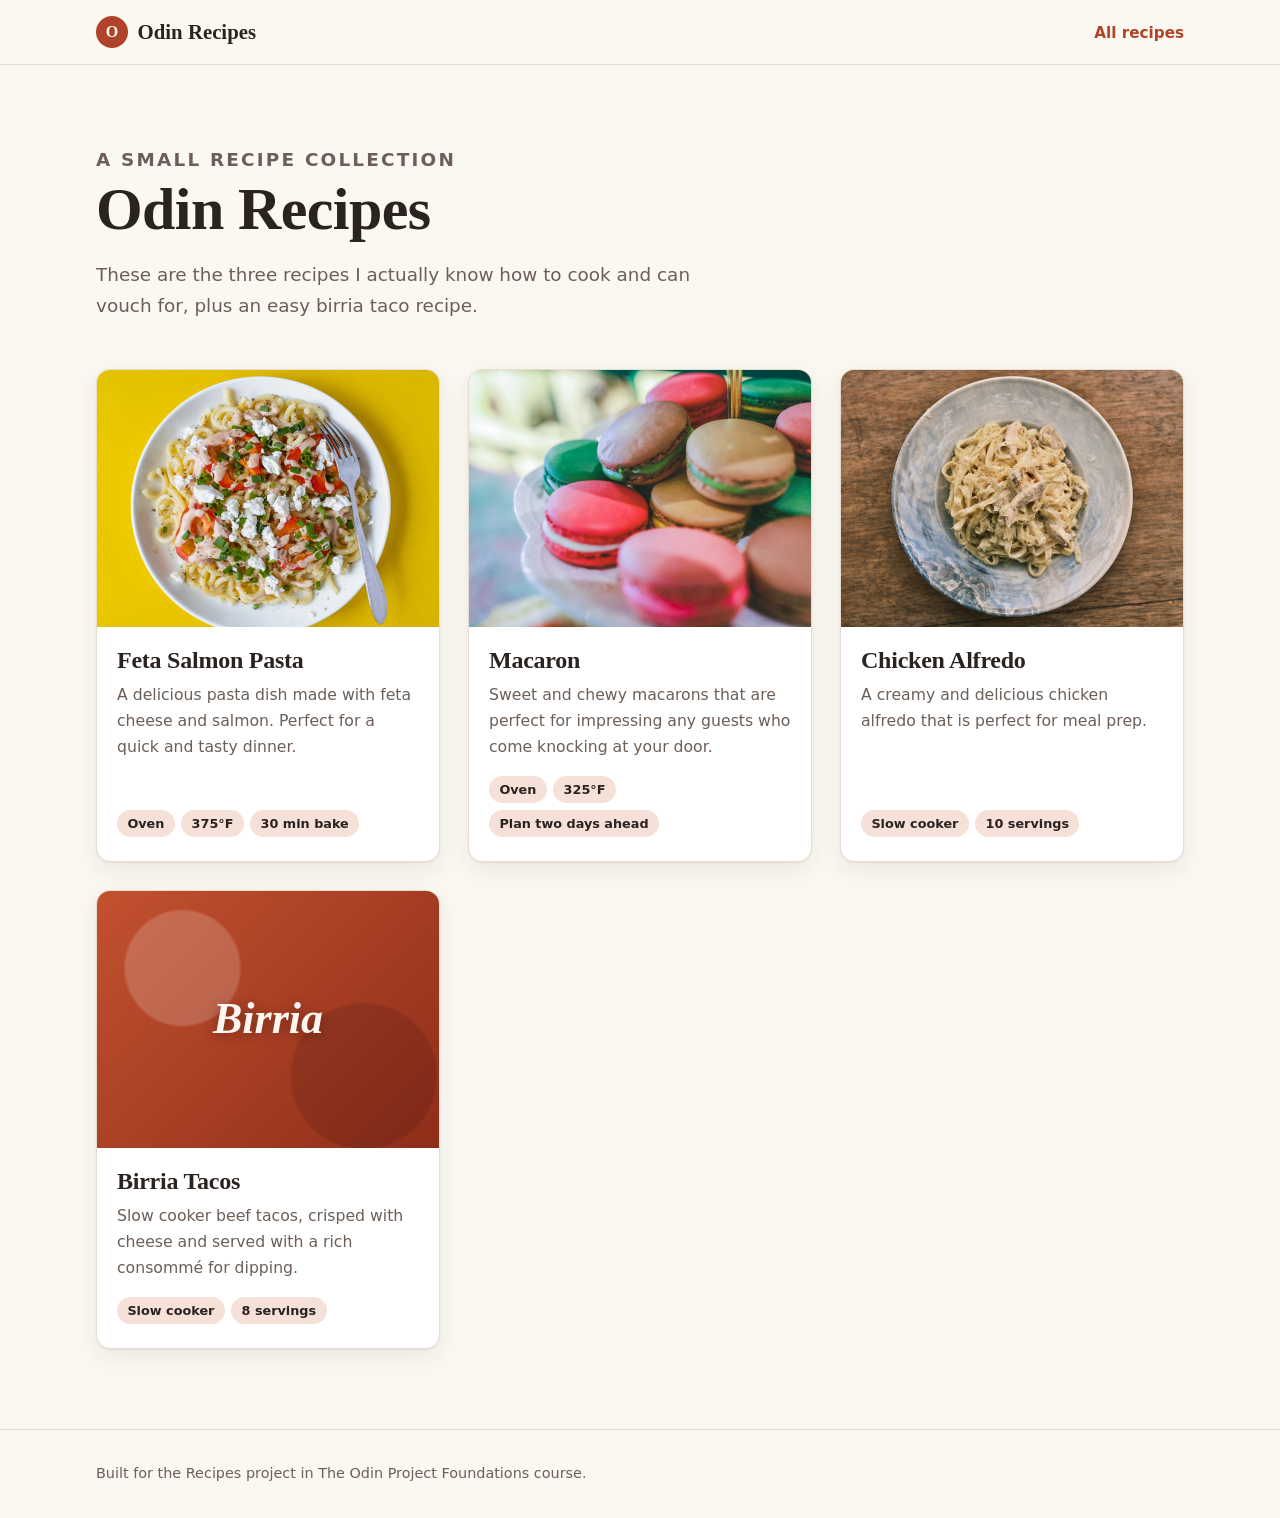
<file: index.html>
<!DOCTYPE html>
<html lang="en">
<head>
    <meta charset="UTF-8">
    <meta name="viewport" content="width=device-width, initial-scale=1.0">
    <meta name="description" content="Three recipes I actually cook and can vouch for, plus easy slow cooker birria tacos.">
    <title>Odin Recipes</title>
    <link rel="stylesheet" href="./styles/style.css">
</head>
<body>
    <a class="skip-link" href="#main">Skip to content</a>

    <header class="site-header">
        <div class="container">
            <a class="brand" href="./index.html"><span class="brand-mark" aria-hidden="true">O</span>Odin Recipes</a>
            <nav class="site-nav" aria-label="Main">
                <a href="./index.html" aria-current="page">All recipes</a>
            </nav>
        </div>
    </header>

    <main id="main" class="container">
        <section class="intro" aria-labelledby="page-title">
            <p class="eyebrow">A small recipe collection</p>
            <h1 id="page-title">Odin Recipes</h1>
            <p>These are the three recipes I actually know how to cook and can vouch for, plus an easy birria taco recipe.</p>
        </section>

        <ul class="recipe-grid">
            <li>
                <article class="recipe-card">
                    <img src="./images/feta_salmon_pasta.jpg" alt="Baked salmon and feta tossed with pasta" width="2683" height="3354" loading="lazy" decoding="async">
                    <div class="recipe-card-body">
                        <h2><a href="./recipes/feta_salmon_pasta.html">Feta Salmon Pasta</a></h2>
                        <p>A delicious pasta dish made with feta cheese and salmon. Perfect for a quick and tasty dinner.</p>
                        <ul class="tags" aria-label="Details">
                            <li>Oven</li>
                            <li>375°F</li>
                            <li>30 min bake</li>
                        </ul>
                    </div>
                </article>
            </li>
            <li>
                <article class="recipe-card">
                    <img src="./images/macaron.jpg" alt="Colorful macarons" width="5611" height="3741" loading="lazy" decoding="async">
                    <div class="recipe-card-body">
                        <h2><a href="./recipes/macaron.html">Macaron</a></h2>
                        <p>Sweet and chewy macarons that are perfect for impressing any guests who come knocking at your door.</p>
                        <ul class="tags" aria-label="Details">
                            <li>Oven</li>
                            <li>325°F</li>
                            <li>Plan two days ahead</li>
                        </ul>
                    </div>
                </article>
            </li>
            <li>
                <article class="recipe-card">
                    <img src="./images/chicken_alfredo.jpg" alt="Creamy chicken alfredo pasta" width="10000" height="7500" loading="lazy" decoding="async">
                    <div class="recipe-card-body">
                        <h2><a href="./recipes/chicken_alfredo.html">Chicken Alfredo</a></h2>
                        <p>A creamy and delicious chicken alfredo that is perfect for meal prep.</p>
                        <ul class="tags" aria-label="Details">
                            <li>Slow cooker</li>
                            <li>10 servings</li>
                        </ul>
                    </div>
                </article>
            </li>
            <li>
                <article class="recipe-card">
                    <div class="card-art" aria-hidden="true"><span>Birria</span></div>
                    <div class="recipe-card-body">
                        <h2><a href="./recipes/birria_tacos.html">Birria Tacos</a></h2>
                        <p>Slow cooker beef tacos, crisped with cheese and served with a rich consommé for dipping.</p>
                        <ul class="tags" aria-label="Details">
                            <li>Slow cooker</li>
                            <li>8 servings</li>
                        </ul>
                    </div>
                </article>
            </li>
        </ul>
    </main>

    <footer class="site-footer">
        <div class="container">
            <p>Built for the Recipes project in The Odin Project Foundations course.</p>
        </div>
    </footer>
</body>
</html>
</file>
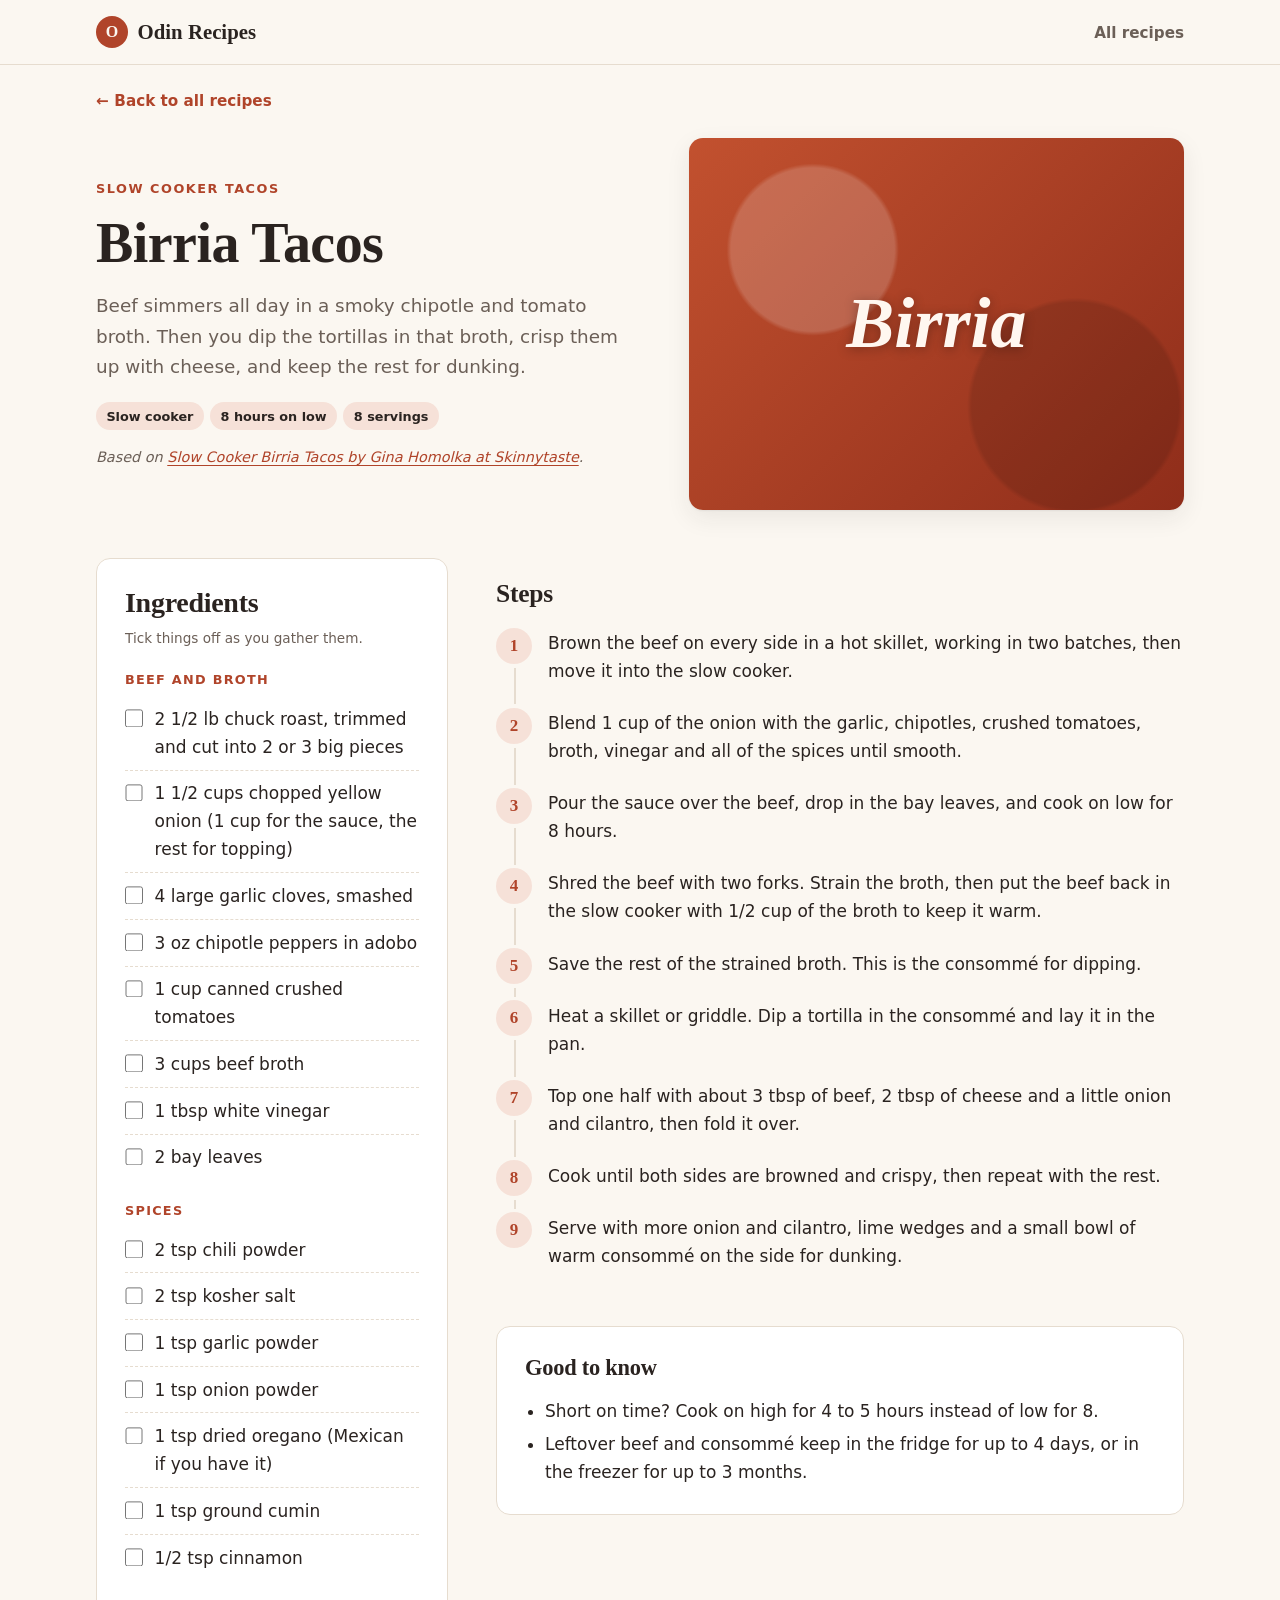
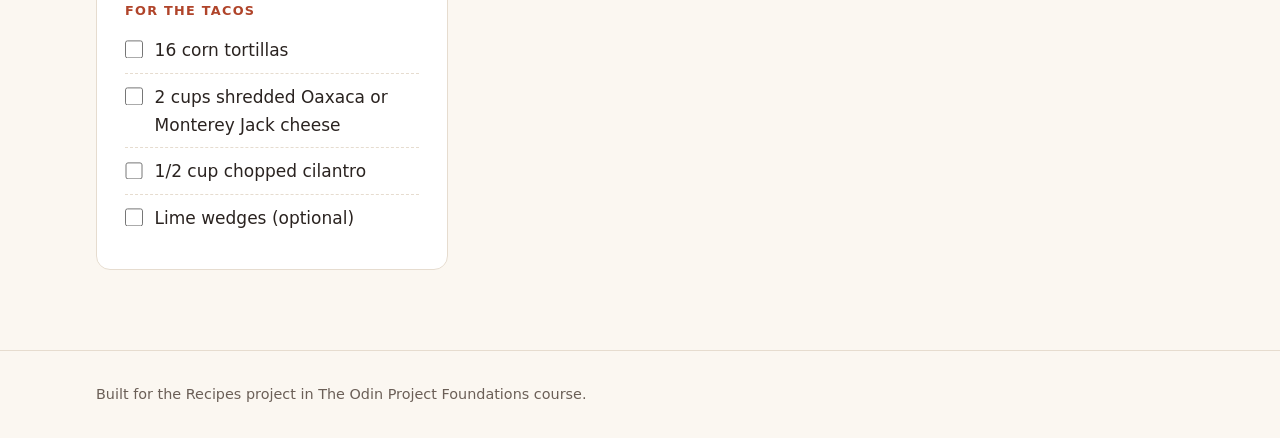
<file: recipes/birria_tacos.html>
<!DOCTYPE html>
<html lang="en">
<head>
    <meta charset="UTF-8">
    <meta name="viewport" content="width=device-width, initial-scale=1.0">
    <meta name="description" content="Easy slow cooker birria tacos: tender shredded beef, melty cheese and a rich consommé for dipping.">
    <title>Birria Tacos Recipe | Odin Recipes</title>
    <link rel="stylesheet" href="../styles/style.css">
</head>
<body>
    <a class="skip-link" href="#main">Skip to content</a>

    <header class="site-header">
        <div class="container">
            <a class="brand" href="../index.html"><span class="brand-mark" aria-hidden="true">O</span>Odin Recipes</a>
            <nav class="site-nav" aria-label="Main">
                <a href="../index.html">All recipes</a>
            </nav>
        </div>
    </header>

    <main id="main" class="container">
        <a class="back-link" href="../index.html"><span aria-hidden="true">&larr;</span> Back to all recipes</a>

        <article>
            <header class="recipe-hero">
                <div>
                    <p class="eyebrow">Slow cooker tacos</p>
                    <h1>Birria Tacos</h1>
                    <p class="lede">Beef simmers all day in a smoky chipotle and tomato broth. Then you dip the tortillas in that broth, crisp them up with cheese, and keep the rest for dunking.</p>
                    <ul class="tags" aria-label="Details">
                        <li>Slow cooker</li>
                        <li>8 hours on low</li>
                        <li>8 servings</li>
                    </ul>
                    <p class="credit">Based on <a href="https://skinnytaste.com/slow-cooker-birria-tacos-recipe">Slow Cooker Birria Tacos by Gina Homolka at Skinnytaste</a>.</p>
                </div>
                <div class="card-art hero-art" aria-hidden="true"><span>Birria</span></div>
            </header>

            <div class="recipe-body">
                <section class="panel ingredients" aria-labelledby="ingredients-title">
                    <h2 id="ingredients-title">Ingredients</h2>
                    <p class="hint">Tick things off as you gather them.</p>

                    <h3>Beef and broth</h3>
                    <ul class="checklist">
                        <li><label><input type="checkbox"><span>2 1/2 lb chuck roast, trimmed and cut into 2 or 3 big pieces</span></label></li>
                        <li><label><input type="checkbox"><span>1 1/2 cups chopped yellow onion (1 cup for the sauce, the rest for topping)</span></label></li>
                        <li><label><input type="checkbox"><span>4 large garlic cloves, smashed</span></label></li>
                        <li><label><input type="checkbox"><span>3 oz chipotle peppers in adobo</span></label></li>
                        <li><label><input type="checkbox"><span>1 cup canned crushed tomatoes</span></label></li>
                        <li><label><input type="checkbox"><span>3 cups beef broth</span></label></li>
                        <li><label><input type="checkbox"><span>1 tbsp white vinegar</span></label></li>
                        <li><label><input type="checkbox"><span>2 bay leaves</span></label></li>
                    </ul>

                    <h3>Spices</h3>
                    <ul class="checklist">
                        <li><label><input type="checkbox"><span>2 tsp chili powder</span></label></li>
                        <li><label><input type="checkbox"><span>2 tsp kosher salt</span></label></li>
                        <li><label><input type="checkbox"><span>1 tsp garlic powder</span></label></li>
                        <li><label><input type="checkbox"><span>1 tsp onion powder</span></label></li>
                        <li><label><input type="checkbox"><span>1 tsp dried oregano (Mexican if you have it)</span></label></li>
                        <li><label><input type="checkbox"><span>1 tsp ground cumin</span></label></li>
                        <li><label><input type="checkbox"><span>1/2 tsp cinnamon</span></label></li>
                    </ul>

                    <h3>For the tacos</h3>
                    <ul class="checklist">
                        <li><label><input type="checkbox"><span>16 corn tortillas</span></label></li>
                        <li><label><input type="checkbox"><span>2 cups shredded Oaxaca or Monterey Jack cheese</span></label></li>
                        <li><label><input type="checkbox"><span>1/2 cup chopped cilantro</span></label></li>
                        <li><label><input type="checkbox"><span>Lime wedges (optional)</span></label></li>
                    </ul>
                </section>

                <div class="method">
                    <section aria-labelledby="steps-title">
                        <h2 id="steps-title">Steps</h2>
                        <ol class="steps">
                            <li>Brown the beef on every side in a hot skillet, working in two batches, then move it into the slow cooker.</li>
                            <li>Blend 1 cup of the onion with the garlic, chipotles, crushed tomatoes, broth, vinegar and all of the spices until smooth.</li>
                            <li>Pour the sauce over the beef, drop in the bay leaves, and cook on low for 8 hours.</li>
                            <li>Shred the beef with two forks. Strain the broth, then put the beef back in the slow cooker with 1/2 cup of the broth to keep it warm.</li>
                            <li>Save the rest of the strained broth. This is the consommé for dipping.</li>
                            <li>Heat a skillet or griddle. Dip a tortilla in the consommé and lay it in the pan.</li>
                            <li>Top one half with about 3 tbsp of beef, 2 tbsp of cheese and a little onion and cilantro, then fold it over.</li>
                            <li>Cook until both sides are browned and crispy, then repeat with the rest.</li>
                            <li>Serve with more onion and cilantro, lime wedges and a small bowl of warm consommé on the side for dunking.</li>
                        </ol>
                    </section>

                    <section class="panel note" aria-labelledby="tips-title">
                        <h2 id="tips-title">Good to know</h2>
                        <ul>
                            <li>Short on time? Cook on high for 4 to 5 hours instead of low for 8.</li>
                            <li>Leftover beef and consommé keep in the fridge for up to 4 days, or in the freezer for up to 3 months.</li>
                        </ul>
                    </section>
                </div>
            </div>
        </article>
    </main>

    <footer class="site-footer">
        <div class="container">
            <p>Built for the Recipes project in The Odin Project Foundations course.</p>
        </div>
    </footer>
</body>
</html>
</file>
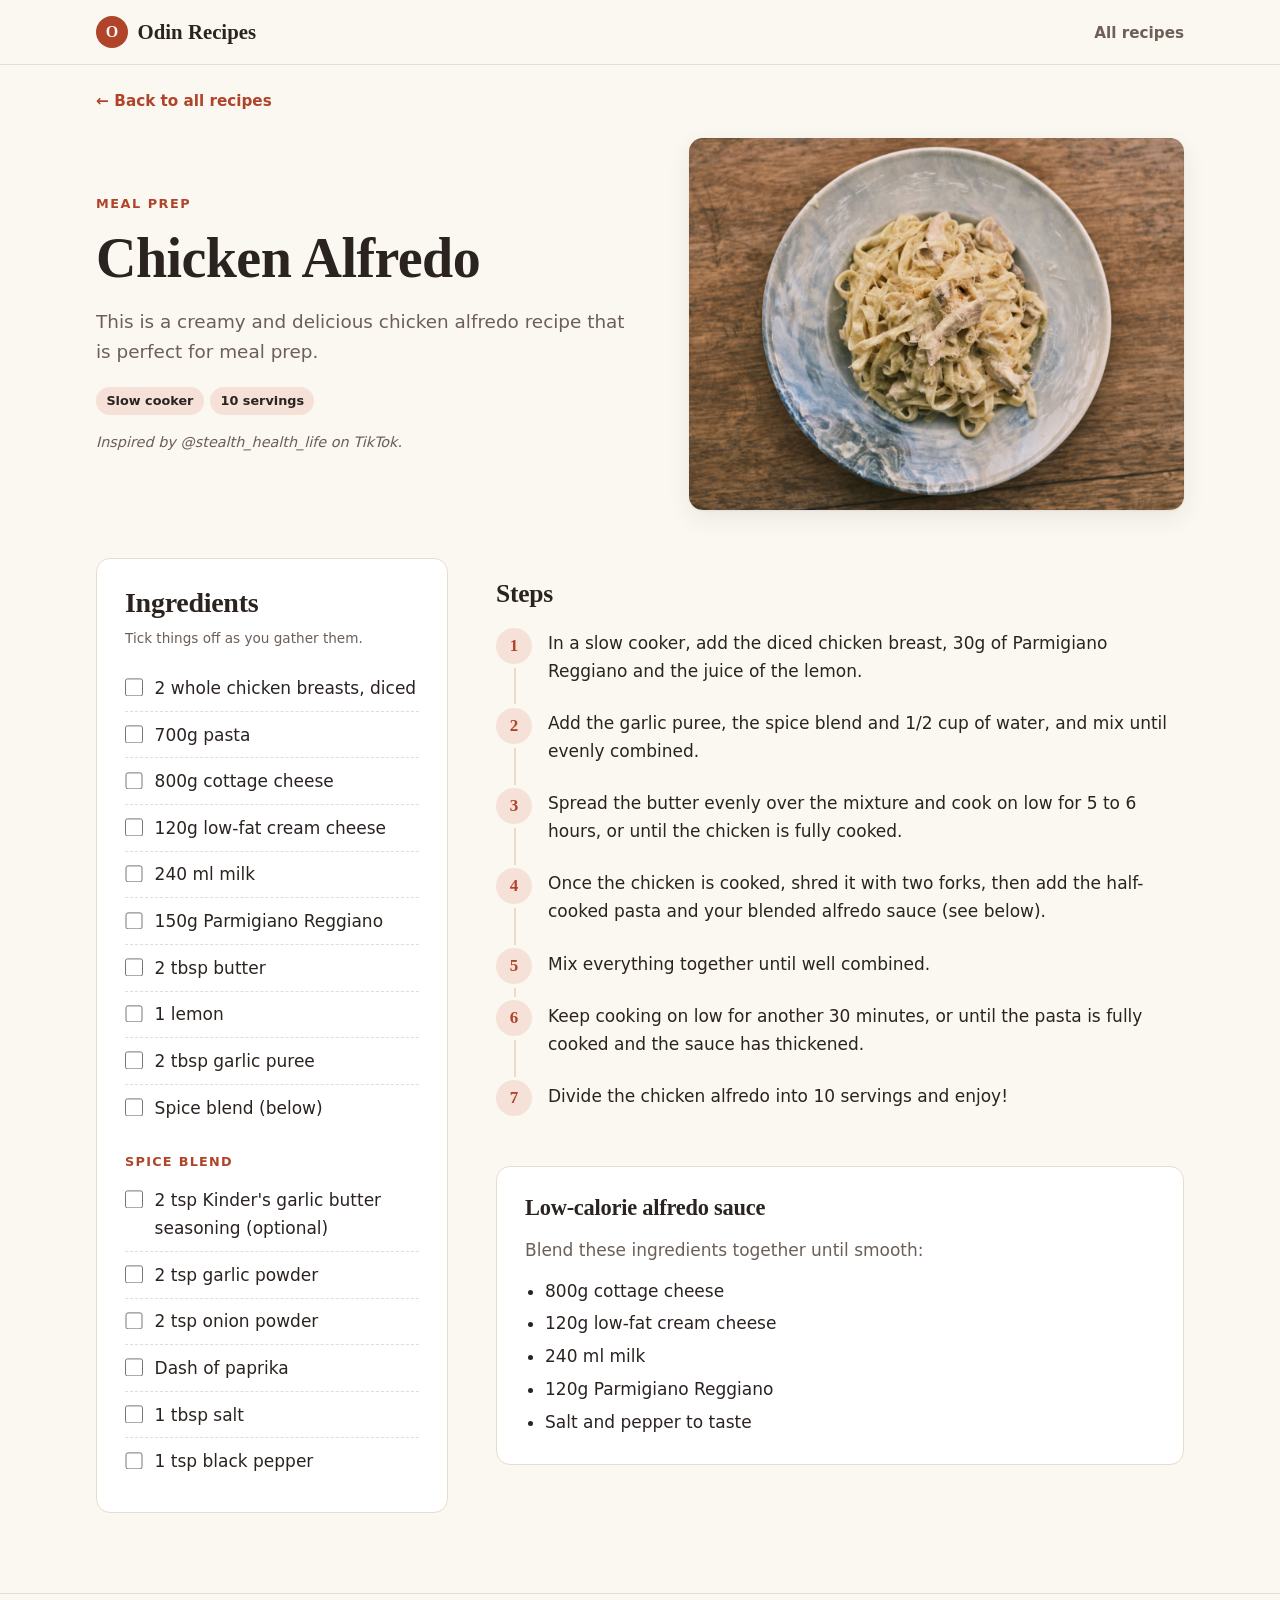
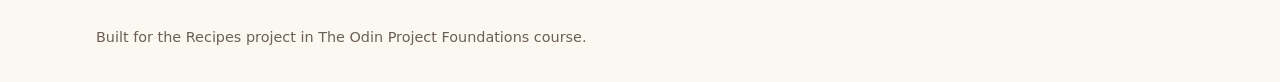
<file: recipes/chicken_alfredo.html>
<!DOCTYPE html>
<html lang="en">
<head>
    <meta charset="UTF-8">
    <meta name="viewport" content="width=device-width, initial-scale=1.0">
    <meta name="description" content="A creamy slow cooker chicken alfredo with a lighter blended sauce, made for meal prep.">
    <title>Chicken Alfredo Recipe | Odin Recipes</title>
    <link rel="stylesheet" href="../styles/style.css">
</head>
<body>
    <a class="skip-link" href="#main">Skip to content</a>

    <header class="site-header">
        <div class="container">
            <a class="brand" href="../index.html"><span class="brand-mark" aria-hidden="true">O</span>Odin Recipes</a>
            <nav class="site-nav" aria-label="Main">
                <a href="../index.html">All recipes</a>
            </nav>
        </div>
    </header>

    <main id="main" class="container">
        <a class="back-link" href="../index.html"><span aria-hidden="true">&larr;</span> Back to all recipes</a>

        <article>
            <header class="recipe-hero">
                <div>
                    <p class="eyebrow">Meal prep</p>
                    <h1>Chicken Alfredo</h1>
                    <p class="lede">This is a creamy and delicious chicken alfredo recipe that is perfect for meal prep.</p>
                    <ul class="tags" aria-label="Details">
                        <li>Slow cooker</li>
                        <li>10 servings</li>
                    </ul>
                    <p class="credit">Inspired by @stealth_health_life on TikTok.</p>
                </div>
                <figure>
                    <img src="../images/chicken_alfredo.jpg" alt="Creamy chicken alfredo pasta" width="10000" height="7500">
                </figure>
            </header>

            <div class="recipe-body">
                <section class="panel ingredients" aria-labelledby="ingredients-title">
                    <h2 id="ingredients-title">Ingredients</h2>
                    <p class="hint">Tick things off as you gather them.</p>
                    <ul class="checklist">
                        <li><label><input type="checkbox"><span>2 whole chicken breasts, diced</span></label></li>
                        <li><label><input type="checkbox"><span>700g pasta</span></label></li>
                        <li><label><input type="checkbox"><span>800g cottage cheese</span></label></li>
                        <li><label><input type="checkbox"><span>120g low-fat cream cheese</span></label></li>
                        <li><label><input type="checkbox"><span>240 ml milk</span></label></li>
                        <li><label><input type="checkbox"><span>150g Parmigiano Reggiano</span></label></li>
                        <li><label><input type="checkbox"><span>2 tbsp butter</span></label></li>
                        <li><label><input type="checkbox"><span>1 lemon</span></label></li>
                        <li><label><input type="checkbox"><span>2 tbsp garlic puree</span></label></li>
                        <li><label><input type="checkbox"><span>Spice blend (below)</span></label></li>
                    </ul>

                    <h3>Spice blend</h3>
                    <ul class="checklist">
                        <li><label><input type="checkbox"><span>2 tsp Kinder's garlic butter seasoning (optional)</span></label></li>
                        <li><label><input type="checkbox"><span>2 tsp garlic powder</span></label></li>
                        <li><label><input type="checkbox"><span>2 tsp onion powder</span></label></li>
                        <li><label><input type="checkbox"><span>Dash of paprika</span></label></li>
                        <li><label><input type="checkbox"><span>1 tbsp salt</span></label></li>
                        <li><label><input type="checkbox"><span>1 tsp black pepper</span></label></li>
                    </ul>
                </section>

                <div class="method">
                    <section aria-labelledby="steps-title">
                        <h2 id="steps-title">Steps</h2>
                        <ol class="steps">
                            <li>In a slow cooker, add the diced chicken breast, 30g of Parmigiano Reggiano and the juice of the lemon.</li>
                            <li>Add the garlic puree, the spice blend and 1/2 cup of water, and mix until evenly combined.</li>
                            <li>Spread the butter evenly over the mixture and cook on low for 5 to 6 hours, or until the chicken is fully cooked.</li>
                            <li>Once the chicken is cooked, shred it with two forks, then add the half-cooked pasta and your blended alfredo sauce (see below).</li>
                            <li>Mix everything together until well combined.</li>
                            <li>Keep cooking on low for another 30 minutes, or until the pasta is fully cooked and the sauce has thickened.</li>
                            <li>Divide the chicken alfredo into 10 servings and enjoy!</li>
                        </ol>
                    </section>

                    <section class="panel note" aria-labelledby="sauce-title">
                        <h2 id="sauce-title">Low-calorie alfredo sauce</h2>
                        <p>Blend these ingredients together until smooth:</p>
                        <ul>
                            <li>800g cottage cheese</li>
                            <li>120g low-fat cream cheese</li>
                            <li>240 ml milk</li>
                            <li>120g Parmigiano Reggiano</li>
                            <li>Salt and pepper to taste</li>
                        </ul>
                    </section>
                </div>
            </div>
        </article>
    </main>

    <footer class="site-footer">
        <div class="container">
            <p>Built for the Recipes project in The Odin Project Foundations course.</p>
        </div>
    </footer>
</body>
</html>
</file>
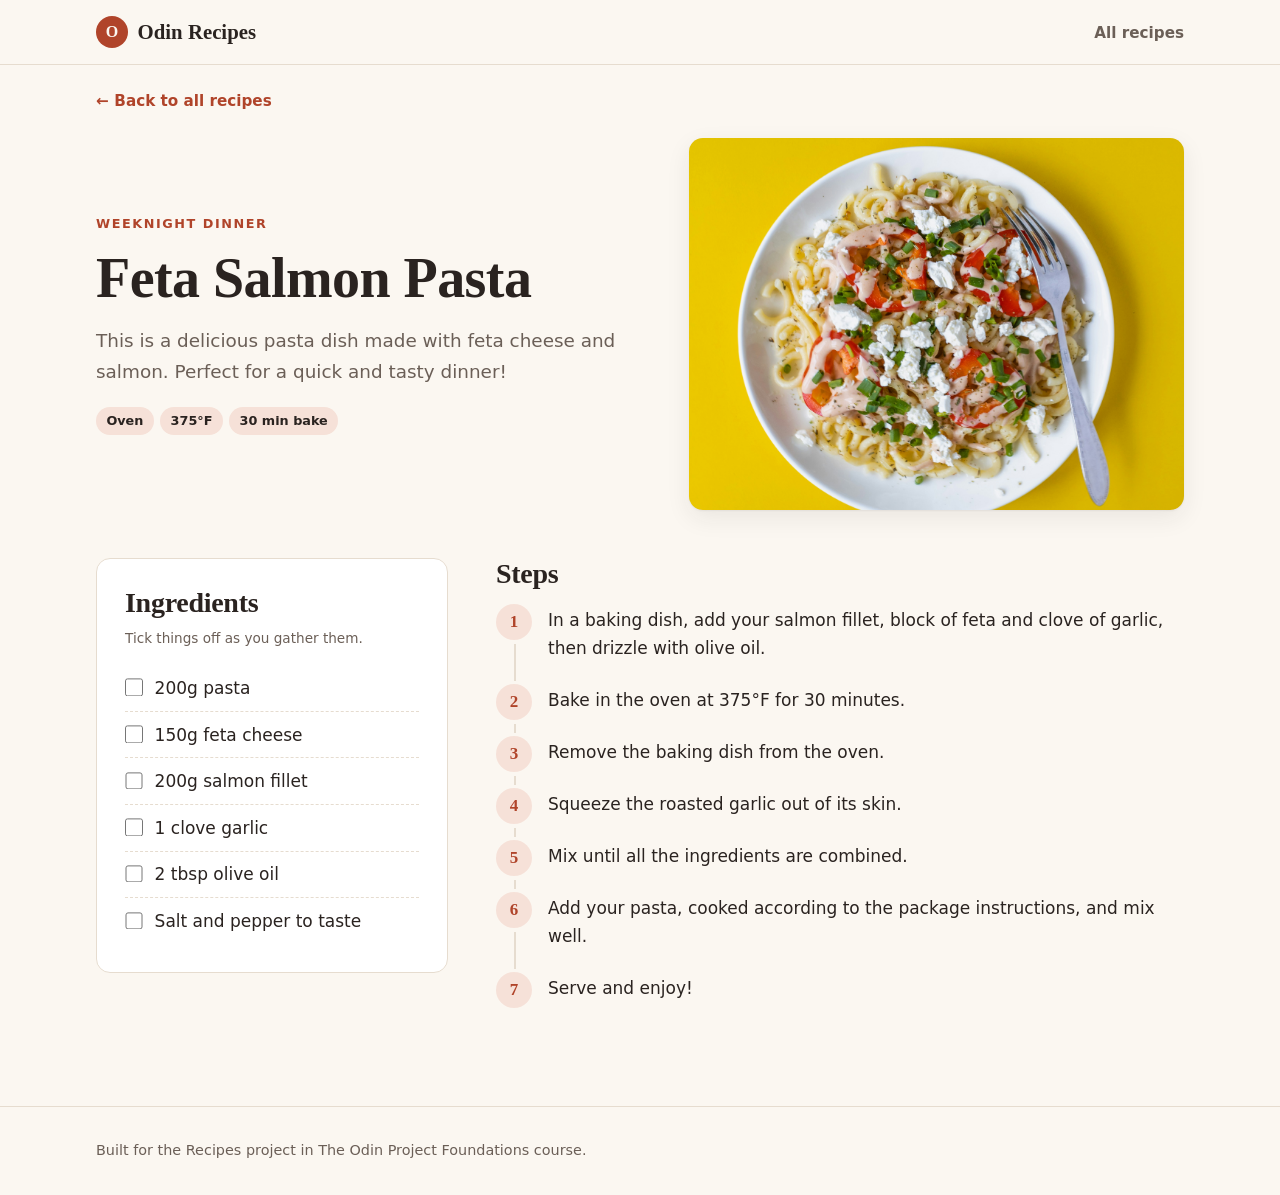
<file: recipes/feta_salmon_pasta.html>
<!DOCTYPE html>
<html lang="en">
<head>
    <meta charset="UTF-8">
    <meta name="viewport" content="width=device-width, initial-scale=1.0">
    <meta name="description" content="A delicious pasta dish made with baked feta cheese and salmon.">
    <title>Feta Salmon Pasta Recipe | Odin Recipes</title>
    <link rel="stylesheet" href="../styles/style.css">
</head>
<body>
    <a class="skip-link" href="#main">Skip to content</a>

    <header class="site-header">
        <div class="container">
            <a class="brand" href="../index.html"><span class="brand-mark" aria-hidden="true">O</span>Odin Recipes</a>
            <nav class="site-nav" aria-label="Main">
                <a href="../index.html">All recipes</a>
            </nav>
        </div>
    </header>

    <main id="main" class="container">
        <a class="back-link" href="../index.html"><span aria-hidden="true">&larr;</span> Back to all recipes</a>

        <article>
            <header class="recipe-hero">
                <div>
                    <p class="eyebrow">Weeknight dinner</p>
                    <h1>Feta Salmon Pasta</h1>
                    <p class="lede">This is a delicious pasta dish made with feta cheese and salmon. Perfect for a quick and tasty dinner!</p>
                    <ul class="tags" aria-label="Details">
                        <li>Oven</li>
                        <li>375°F</li>
                        <li>30 min bake</li>
                    </ul>
                </div>
                <figure>
                    <img src="../images/feta_salmon_pasta.jpg" alt="Baked salmon and feta tossed with pasta" width="2683" height="3354">
                </figure>
            </header>

            <div class="recipe-body">
                <section class="panel ingredients" aria-labelledby="ingredients-title">
                    <h2 id="ingredients-title">Ingredients</h2>
                    <p class="hint">Tick things off as you gather them.</p>
                    <ul class="checklist">
                        <li><label><input type="checkbox"><span>200g pasta</span></label></li>
                        <li><label><input type="checkbox"><span>150g feta cheese</span></label></li>
                        <li><label><input type="checkbox"><span>200g salmon fillet</span></label></li>
                        <li><label><input type="checkbox"><span>1 clove garlic</span></label></li>
                        <li><label><input type="checkbox"><span>2 tbsp olive oil</span></label></li>
                        <li><label><input type="checkbox"><span>Salt and pepper to taste</span></label></li>
                    </ul>
                </section>

                <section class="method" aria-labelledby="steps-title">
                    <h2 id="steps-title">Steps</h2>
                    <ol class="steps">
                        <li>In a baking dish, add your salmon fillet, block of feta and clove of garlic, then drizzle with olive oil.</li>
                        <li>Bake in the oven at 375°F for 30 minutes.</li>
                        <li>Remove the baking dish from the oven.</li>
                        <li>Squeeze the roasted garlic out of its skin.</li>
                        <li>Mix until all the ingredients are combined.</li>
                        <li>Add your pasta, cooked according to the package instructions, and mix well.</li>
                        <li>Serve and enjoy!</li>
                    </ol>
                </section>
            </div>
        </article>
    </main>

    <footer class="site-footer">
        <div class="container">
            <p>Built for the Recipes project in The Odin Project Foundations course.</p>
        </div>
    </footer>
</body>
</html>
</file>
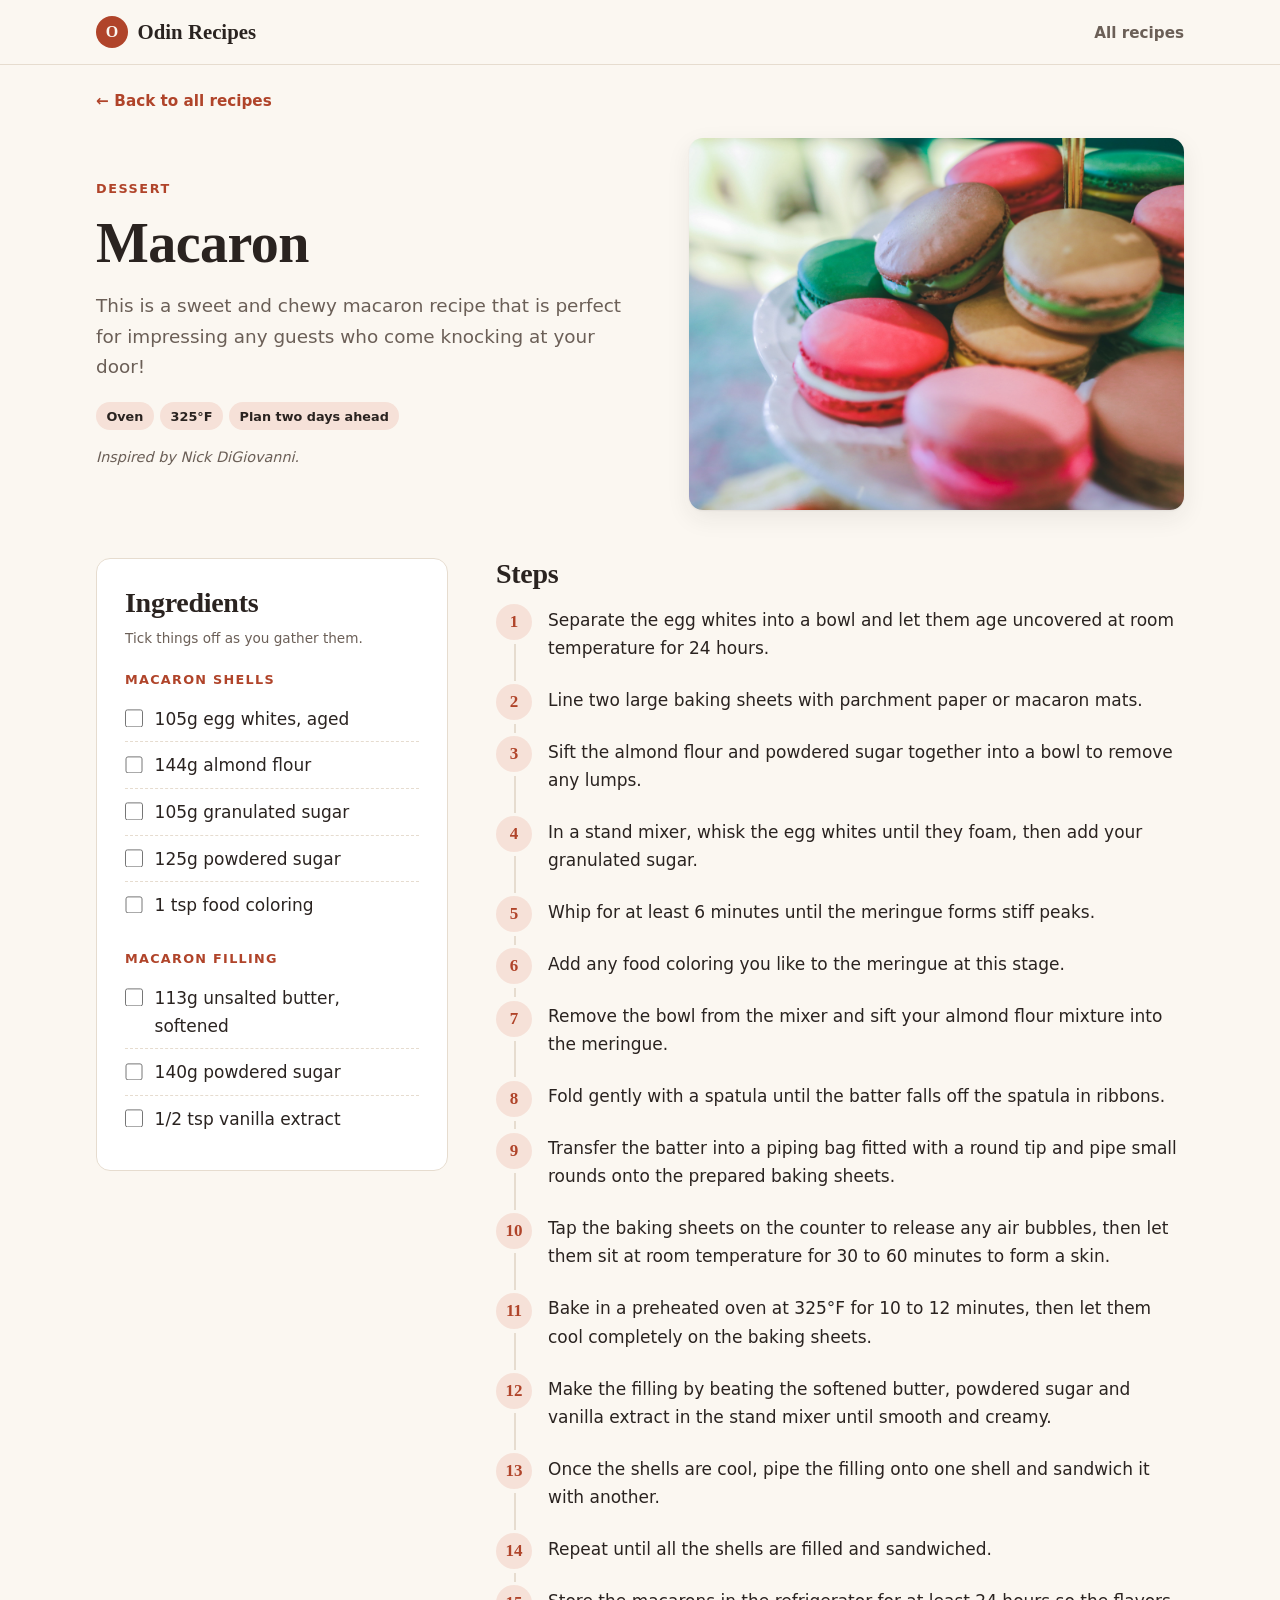
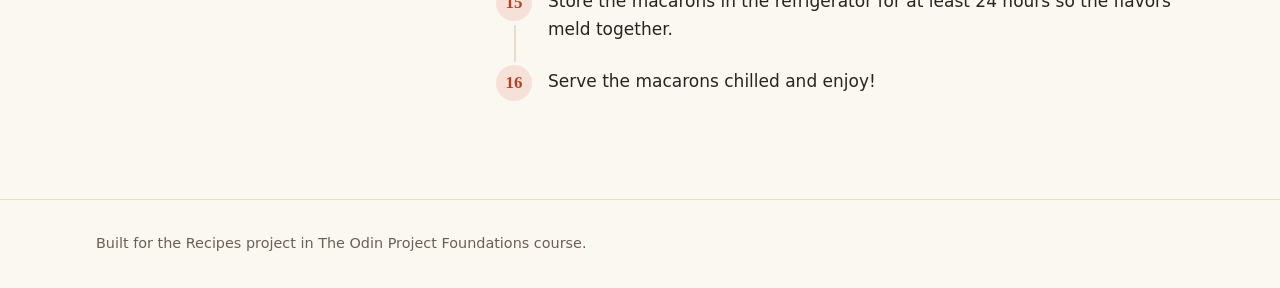
<file: recipes/macaron.html>
<!DOCTYPE html>
<html lang="en">
<head>
    <meta charset="UTF-8">
    <meta name="viewport" content="width=device-width, initial-scale=1.0">
    <meta name="description" content="Sweet and chewy macarons with a vanilla buttercream filling.">
    <title>Macaron Recipe | Odin Recipes</title>
    <link rel="stylesheet" href="../styles/style.css">
</head>
<body>
    <a class="skip-link" href="#main">Skip to content</a>

    <header class="site-header">
        <div class="container">
            <a class="brand" href="../index.html"><span class="brand-mark" aria-hidden="true">O</span>Odin Recipes</a>
            <nav class="site-nav" aria-label="Main">
                <a href="../index.html">All recipes</a>
            </nav>
        </div>
    </header>

    <main id="main" class="container">
        <a class="back-link" href="../index.html"><span aria-hidden="true">&larr;</span> Back to all recipes</a>

        <article>
            <header class="recipe-hero">
                <div>
                    <p class="eyebrow">Dessert</p>
                    <h1>Macaron</h1>
                    <p class="lede">This is a sweet and chewy macaron recipe that is perfect for impressing any guests who come knocking at your door!</p>
                    <ul class="tags" aria-label="Details">
                        <li>Oven</li>
                        <li>325°F</li>
                        <li>Plan two days ahead</li>
                    </ul>
                    <p class="credit">Inspired by Nick DiGiovanni.</p>
                </div>
                <figure>
                    <img src="../images/macaron.jpg" alt="Colorful macarons" width="5611" height="3741">
                </figure>
            </header>

            <div class="recipe-body">
                <section class="panel ingredients" aria-labelledby="ingredients-title">
                    <h2 id="ingredients-title">Ingredients</h2>
                    <p class="hint">Tick things off as you gather them.</p>

                    <h3>Macaron shells</h3>
                    <ul class="checklist">
                        <li><label><input type="checkbox"><span>105g egg whites, aged</span></label></li>
                        <li><label><input type="checkbox"><span>144g almond flour</span></label></li>
                        <li><label><input type="checkbox"><span>105g granulated sugar</span></label></li>
                        <li><label><input type="checkbox"><span>125g powdered sugar</span></label></li>
                        <li><label><input type="checkbox"><span>1 tsp food coloring</span></label></li>
                    </ul>

                    <h3>Macaron filling</h3>
                    <ul class="checklist">
                        <li><label><input type="checkbox"><span>113g unsalted butter, softened</span></label></li>
                        <li><label><input type="checkbox"><span>140g powdered sugar</span></label></li>
                        <li><label><input type="checkbox"><span>1/2 tsp vanilla extract</span></label></li>
                    </ul>
                </section>

                <section class="method" aria-labelledby="steps-title">
                    <h2 id="steps-title">Steps</h2>
                    <ol class="steps">
                        <li>Separate the egg whites into a bowl and let them age uncovered at room temperature for 24 hours.</li>
                        <li>Line two large baking sheets with parchment paper or macaron mats.</li>
                        <li>Sift the almond flour and powdered sugar together into a bowl to remove any lumps.</li>
                        <li>In a stand mixer, whisk the egg whites until they foam, then add your granulated sugar.</li>
                        <li>Whip for at least 6 minutes until the meringue forms stiff peaks.</li>
                        <li>Add any food coloring you like to the meringue at this stage.</li>
                        <li>Remove the bowl from the mixer and sift your almond flour mixture into the meringue.</li>
                        <li>Fold gently with a spatula until the batter falls off the spatula in ribbons.</li>
                        <li>Transfer the batter into a piping bag fitted with a round tip and pipe small rounds onto the prepared baking sheets.</li>
                        <li>Tap the baking sheets on the counter to release any air bubbles, then let them sit at room temperature for 30 to 60 minutes to form a skin.</li>
                        <li>Bake in a preheated oven at 325°F for 10 to 12 minutes, then let them cool completely on the baking sheets.</li>
                        <li>Make the filling by beating the softened butter, powdered sugar and vanilla extract in the stand mixer until smooth and creamy.</li>
                        <li>Once the shells are cool, pipe the filling onto one shell and sandwich it with another.</li>
                        <li>Repeat until all the shells are filled and sandwiched.</li>
                        <li>Store the macarons in the refrigerator for at least 24 hours so the flavors meld together.</li>
                        <li>Serve the macarons chilled and enjoy!</li>
                    </ol>
                </section>
            </div>
        </article>
    </main>

    <footer class="site-footer">
        <div class="container">
            <p>Built for the Recipes project in The Odin Project Foundations course.</p>
        </div>
    </footer>
</body>
</html>
</file>
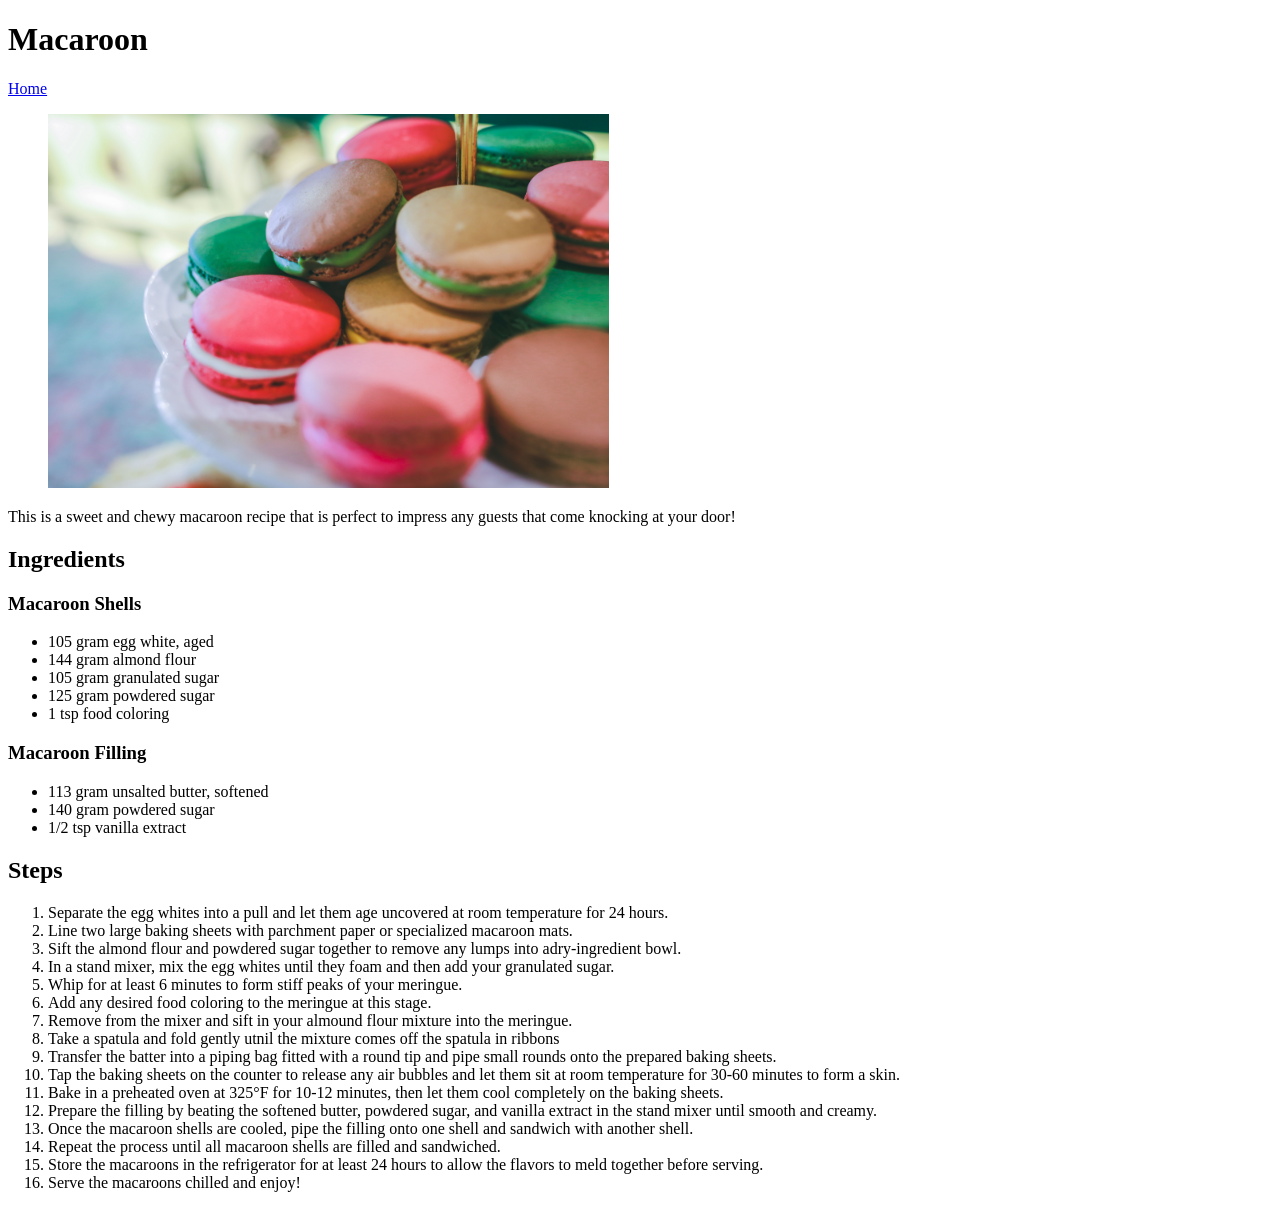
<file: recipes/macaroon.html>
<!DOCTYPE html>
<html lang="en">
<head>
    <meta charset="UTF-8">
    <meta name="viewport" content="width=device-width, initial-scale=1.0">
    <title>Macaroon Recipe</title>
</head>
<body>
    <h1>Macaroon</h1>
    <a href="../index.html">Home</a>
    <figure>
        <img src="../images/macaroon.jpg" alt="Macaroon" width="561" height="374">
    </figure>
    <p>This is a sweet and chewy macaroon recipe that is perfect to impress any guests that come knocking at your door!</p>
    <h2>Ingredients</h2>
    <h3>Macaroon Shells</h3>
    <ul>
        <li>105 gram egg white, aged</li>
        <li>144 gram almond flour</li>
        <li>105 gram granulated sugar</li>
        <li>125 gram powdered sugar</li>
        <li>1 tsp food coloring</li>    
    </ul>
    <h3>Macaroon Filling</h3>
    <ul>
        <li>113 gram unsalted butter, softened</li>
        <li>140 gram powdered sugar</li>
        <li>1/2 tsp vanilla extract</li>
    </ul>
    <h2>Steps</h2>
    <ol>
        <li>Separate the egg whites into a pull and let them age uncovered at room temperature for 24 hours.</li>
        <li>Line two large baking sheets with parchment paper or specialized macaroon mats.</li>
        <li>Sift the almond flour and powdered sugar together to remove any lumps into adry-ingredient bowl.</li>
        <li>In a stand mixer, mix the egg whites until they foam and then add your granulated sugar.</li>
        <li>Whip for at least 6 minutes to form stiff peaks of your meringue.</li>
        <li>Add any desired food coloring to the meringue at this stage.</li>
        <li>Remove from the mixer and sift in your almound flour mixture into the meringue.</li>
        <li>Take a spatula and fold gently utnil the mixture comes off the spatula in ribbons</li>
        <li>Transfer the batter into a piping bag fitted with a round tip and pipe small rounds onto the prepared baking sheets.</li>
        <li>Tap the baking sheets on the counter to release any air bubbles and let them sit at room temperature for 30-60 minutes to form a skin.</li>
        <li>Bake in a preheated oven at 325°F for 10-12 minutes, then let them cool completely on the baking sheets.</li>
        <li>Prepare the filling by beating the softened butter, powdered sugar, and vanilla extract in the stand mixer until smooth and creamy.</li>
        <li>Once the macaroon shells are cooled, pipe the filling onto one shell and sandwich with another shell.</li>
        <li>Repeat the process until all macaroon shells are filled and sandwiched.</li>
        <li>Store the macaroons in the refrigerator for at least 24 hours to allow the flavors to meld together before serving.</li>
        <li>Serve the macaroons chilled and enjoy!</li>
    </ol>
</body>
</html>
</file>
<file: styles/style.css>
/* ==========================================================
   Odin Recipes
   One shared stylesheet for the index and every recipe page.
   Plain CSS, no build step. Light and dark themes follow the
   visitor's system setting.
   ========================================================== */

:root {
  color-scheme: light dark;

  --bg: #fbf7f1;
  --surface: #ffffff;
  --surface-soft: #f3ece2;
  --text: #2a2320;
  --text-muted: #6b5f57;
  --border: #e6dccf;
  --accent: #b0442a;
  --accent-soft: #f6e1d8;
  --shadow: 0 1px 2px rgb(42 35 32 / 6%), 0 8px 24px rgb(42 35 32 / 8%);

  --font-display: "Iowan Old Style", "Palatino Linotype", Palatino, Georgia, "Times New Roman", serif;
  --font-body: system-ui, -apple-system, "Segoe UI", Roboto, "Helvetica Neue", Arial, sans-serif;

  --radius: 14px;
  --page-width: 68rem;
  --gutter: clamp(1rem, 4vw, 2rem);
}

@media (prefers-color-scheme: dark) {
  :root {
    --bg: #171311;
    --surface: #221c19;
    --surface-soft: #2b2420;
    --text: #f1e9e1;
    --text-muted: #b9aca2;
    --border: #3a312c;
    --accent: #f08c66;
    --accent-soft: #3d2a22;
    --shadow: 0 1px 2px rgb(0 0 0 / 40%), 0 8px 24px rgb(0 0 0 / 35%);
  }
}

/* ---------- Base ---------- */

*,
*::before,
*::after {
  box-sizing: border-box;
}

html {
  -webkit-text-size-adjust: 100%;
  text-size-adjust: 100%;
}

body {
  margin: 0;
  background: var(--bg);
  color: var(--text);
  font-family: var(--font-body);
  font-size: 1.0625rem;
  line-height: 1.65;
  -webkit-font-smoothing: antialiased;
}

img {
  display: block;
  max-width: 100%;
  height: auto;
}

h1,
h2,
h3 {
  font-family: var(--font-display);
  line-height: 1.15;
  letter-spacing: -0.01em;
  text-wrap: balance;
}

a {
  color: var(--accent);
  text-underline-offset: 0.2em;
}

a:hover {
  text-decoration-thickness: 2px;
}

:focus-visible {
  outline: 3px solid var(--accent);
  outline-offset: 3px;
  border-radius: 4px;
}

.skip-link {
  position: absolute;
  left: 1rem;
  top: -3rem;
  z-index: 10;
  padding: 0.5rem 1rem;
  background: var(--accent);
  color: var(--bg);
  border-radius: 8px;
  font-weight: 600;
  text-decoration: none;
}

.skip-link:focus {
  top: 1rem;
}

.container {
  width: min(100% - 2 * var(--gutter), var(--page-width));
  margin-inline: auto;
}

/* ---------- Site header and footer ---------- */

.site-header {
  border-bottom: 1px solid var(--border);
  background: var(--bg);
}

.site-header .container {
  display: flex;
  align-items: center;
  justify-content: space-between;
  gap: 1rem;
  min-height: 4rem;
}

.brand {
  display: inline-flex;
  align-items: center;
  gap: 0.6rem;
  color: var(--text);
  font-family: var(--font-display);
  font-size: 1.3rem;
  font-weight: 700;
  text-decoration: none;
}

.brand-mark {
  display: grid;
  place-items: center;
  width: 2rem;
  height: 2rem;
  border-radius: 50%;
  background: var(--accent);
  color: var(--bg);
  font-size: 1rem;
}

.site-nav a {
  color: var(--text-muted);
  font-weight: 600;
  font-size: 0.95rem;
  text-decoration: none;
}

.site-nav a:hover,
.site-nav a[aria-current="page"] {
  color: var(--accent);
}

.site-footer {
  margin-top: 5rem;
  padding-block: 2rem;
  border-top: 1px solid var(--border);
  color: var(--text-muted);
  font-size: 0.9rem;
}

.site-footer p {
  margin: 0;
}

/* ---------- Index page ---------- */

.intro {
  padding-block: clamp(2.5rem, 8vw, 5rem) clamp(2rem, 5vw, 3rem);
  max-width: 40rem;
}

.eyebrow {
  margin: 0 0 0.75rem;
  color: var(--accent);
  font-size: 0.8rem;
  font-weight: 700;
  letter-spacing: 0.12em;
  text-transform: uppercase;
}

.intro h1 {
  margin: 0 0 1rem;
  font-size: clamp(2.4rem, 7vw, 3.75rem);
}

.intro p {
  margin: 0;
  color: var(--text-muted);
  font-size: 1.15rem;
}

.recipe-grid {
  display: grid;
  grid-template-columns: repeat(auto-fill, minmax(min(100%, 18rem), 1fr));
  gap: clamp(1rem, 3vw, 1.75rem);
  margin: 0;
  padding: 0;
  list-style: none;
}

.recipe-card {
  position: relative;
  display: flex;
  flex-direction: column;
  height: 100%;
  overflow: hidden;
  border: 1px solid var(--border);
  border-radius: var(--radius);
  background: var(--surface);
  box-shadow: var(--shadow);
  transition: transform 0.2s ease, box-shadow 0.2s ease;
}

.recipe-card:hover {
  transform: translateY(-3px);
}

.recipe-card:focus-within {
  outline: 3px solid var(--accent);
  outline-offset: 3px;
}

.recipe-card img {
  width: 100%;
  aspect-ratio: 4 / 3;
  object-fit: cover;
  background: var(--surface-soft);
}

.recipe-card-body {
  display: flex;
  flex-direction: column;
  gap: 0.5rem;
  flex: 1;
  padding: 1.25rem 1.25rem 1.5rem;
}

.recipe-card h2 {
  margin: 0;
  font-size: 1.5rem;
}

/* The whole card is clickable through the title link. */
.recipe-card h2 a {
  color: var(--text);
  text-decoration: none;
}

.recipe-card h2 a::after {
  content: "";
  position: absolute;
  inset: 0;
}

.recipe-card h2 a:focus-visible {
  outline: none;
}

.recipe-card p {
  margin: 0;
  color: var(--text-muted);
  font-size: 0.98rem;
}

.tags {
  display: flex;
  flex-wrap: wrap;
  gap: 0.4rem;
  margin: auto 0 0;
  padding: 0.5rem 0 0;
  list-style: none;
}

.tags li {
  padding: 0.2rem 0.65rem;
  border-radius: 999px;
  background: var(--accent-soft);
  color: var(--text);
  font-size: 0.8rem;
  font-weight: 600;
}

/* ---------- Recipe page ---------- */

.back-link {
  display: inline-flex;
  align-items: center;
  gap: 0.35rem;
  margin-top: 1.5rem;
  font-weight: 600;
  font-size: 0.95rem;
  text-decoration: none;
}

.recipe-hero {
  display: grid;
  gap: clamp(1.5rem, 4vw, 3rem);
  align-items: center;
  padding-block: 1.5rem clamp(2rem, 5vw, 3rem);
}

@media (min-width: 52rem) {
  .recipe-hero {
    grid-template-columns: 1.1fr 1fr;
  }
}

.recipe-hero h1 {
  margin: 0 0 1rem;
  font-size: clamp(2.4rem, 6vw, 3.5rem);
}

.recipe-hero .lede {
  margin: 0 0 1.25rem;
  color: var(--text-muted);
  font-size: 1.15rem;
}

.recipe-hero .tags {
  margin: 0;
  padding: 0;
}

.recipe-hero figure {
  margin: 0;
}

.recipe-hero img {
  width: 100%;
  aspect-ratio: 4 / 3;
  object-fit: cover;
  border-radius: var(--radius);
  box-shadow: var(--shadow);
  background: var(--surface-soft);
}

.credit {
  margin: 1rem 0 0;
  color: var(--text-muted);
  font-size: 0.9rem;
  font-style: italic;
}

.recipe-body {
  display: grid;
  gap: clamp(1.5rem, 4vw, 3rem);
  align-items: start;
}

@media (min-width: 52rem) {
  .recipe-body {
    grid-template-columns: minmax(16rem, 22rem) 1fr;
  }

  .ingredients {
    position: sticky;
    top: 1.5rem;
  }
}

.panel {
  padding: clamp(1.25rem, 3vw, 1.75rem);
  border: 1px solid var(--border);
  border-radius: var(--radius);
  background: var(--surface);
}

.panel > h2,
.method > h2 {
  margin: 0 0 1rem;
  font-size: 1.75rem;
}

.panel h3,
.method h3 {
  margin: 1.5rem 0 0.5rem;
  color: var(--accent);
  font-family: var(--font-body);
  font-size: 0.8rem;
  letter-spacing: 0.1em;
  text-transform: uppercase;
}

.panel h2 + h3 {
  margin-top: 0;
}

.hint {
  margin: -0.5rem 0 1rem;
  color: var(--text-muted);
  font-size: 0.85rem;
}

/* Ingredient checklist: plain HTML checkboxes, no JavaScript. */
.checklist {
  margin: 0;
  padding: 0;
  list-style: none;
}

.checklist li + li {
  border-top: 1px dashed var(--border);
}

.checklist label {
  display: flex;
  gap: 0.75rem;
  align-items: baseline;
  padding: 0.55rem 0;
  cursor: pointer;
}

.checklist input {
  flex: none;
  width: 1.1rem;
  height: 1.1rem;
  margin: 0;
  accent-color: var(--accent);
  transform: translateY(0.15rem);
}

.checklist input:checked + span {
  color: var(--text-muted);
  text-decoration: line-through;
}

.steps {
  margin: 0;
  padding: 0;
  list-style: none;
  counter-reset: step;
}

.steps li {
  position: relative;
  padding: 0 0 1.5rem 3.25rem;
  counter-increment: step;
}

.steps li::before {
  content: counter(step);
  position: absolute;
  left: 0;
  top: -0.1rem;
  display: grid;
  place-items: center;
  width: 2.25rem;
  height: 2.25rem;
  border-radius: 50%;
  background: var(--accent-soft);
  color: var(--accent);
  font-family: var(--font-display);
  font-weight: 700;
}

/* Thin line joining the step numbers. */
.steps li:not(:last-child)::after {
  content: "";
  position: absolute;
  left: 1.1rem;
  top: 2.4rem;
  bottom: 0.3rem;
  width: 2px;
  background: var(--border);
}

.note {
  margin-top: 2rem;
}

.note > h2 {
  font-size: 1.4rem;
}

.note p {
  margin: 0 0 0.75rem;
  color: var(--text-muted);
}

.note ul {
  margin: 0;
  padding-left: 1.25rem;
}

.note li + li {
  margin-top: 0.3rem;
}

@media (prefers-reduced-motion: reduce) {
  .recipe-card {
    transition: none;
  }

  .recipe-card:hover {
    transform: none;
  }
}

@media print {
  .site-header,
  .site-footer,
  .back-link,
  .skip-link,
  .hint {
    display: none;
  }

  .recipe-body {
    grid-template-columns: 1fr;
  }

  .ingredients {
    position: static;
  }
}

/* Illustrated panel for recipes without a photo yet. */
.card-art {
  display: grid;
  place-items: center;
  aspect-ratio: 4 / 3;
  background:
    radial-gradient(circle at 25% 30%, rgb(255 255 255 / 18%) 0 18%, transparent 19%),
    radial-gradient(circle at 78% 72%, rgb(0 0 0 / 12%) 0 22%, transparent 23%),
    linear-gradient(135deg, #c2512f, #8f2d1a);
  color: #fff7f0;
}

.card-art span {
  font-family: var(--font-display);
  font-size: clamp(2rem, 6vw, 2.75rem);
  font-style: italic;
  font-weight: 700;
  text-shadow: 0 2px 12px rgb(0 0 0 / 30%);
}

.hero-art {
  border-radius: var(--radius);
  box-shadow: var(--shadow);
}

.hero-art span {
  font-size: clamp(2.5rem, 9vw, 4.5rem);
}
</file>
